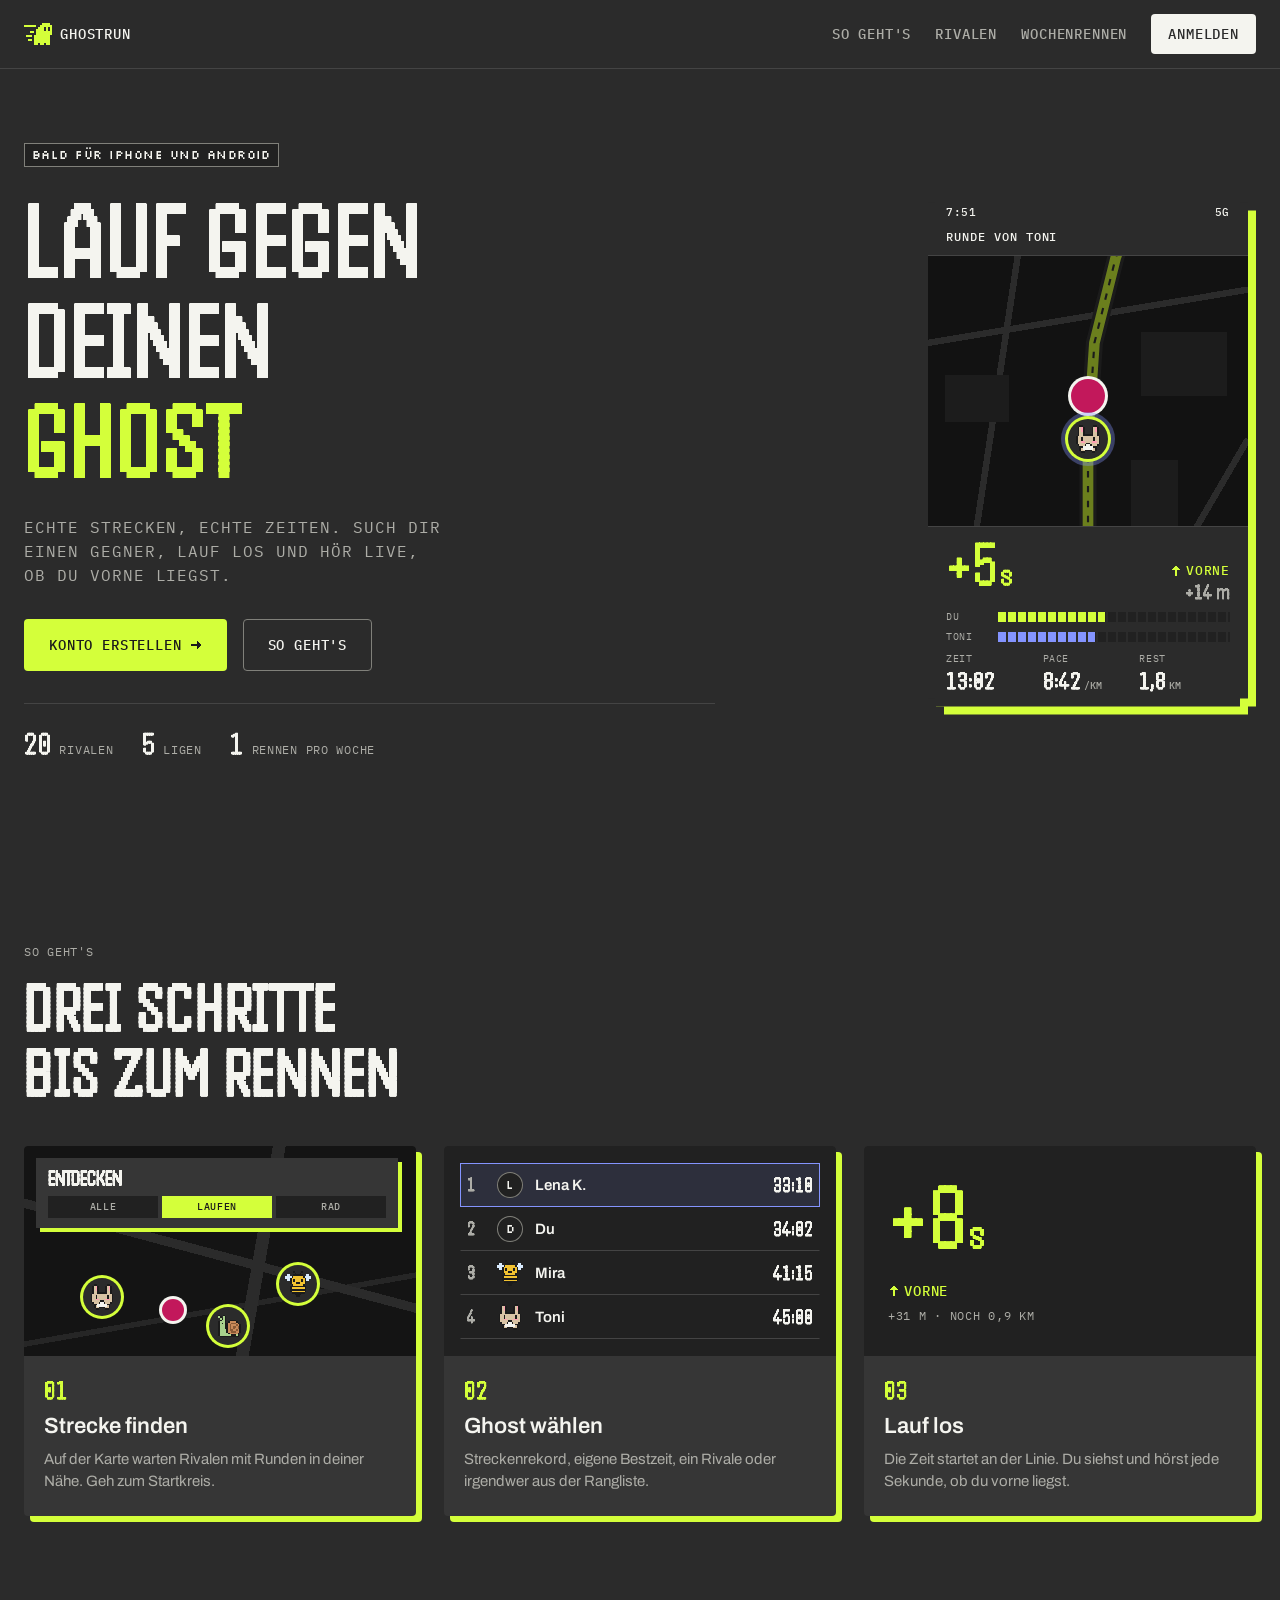
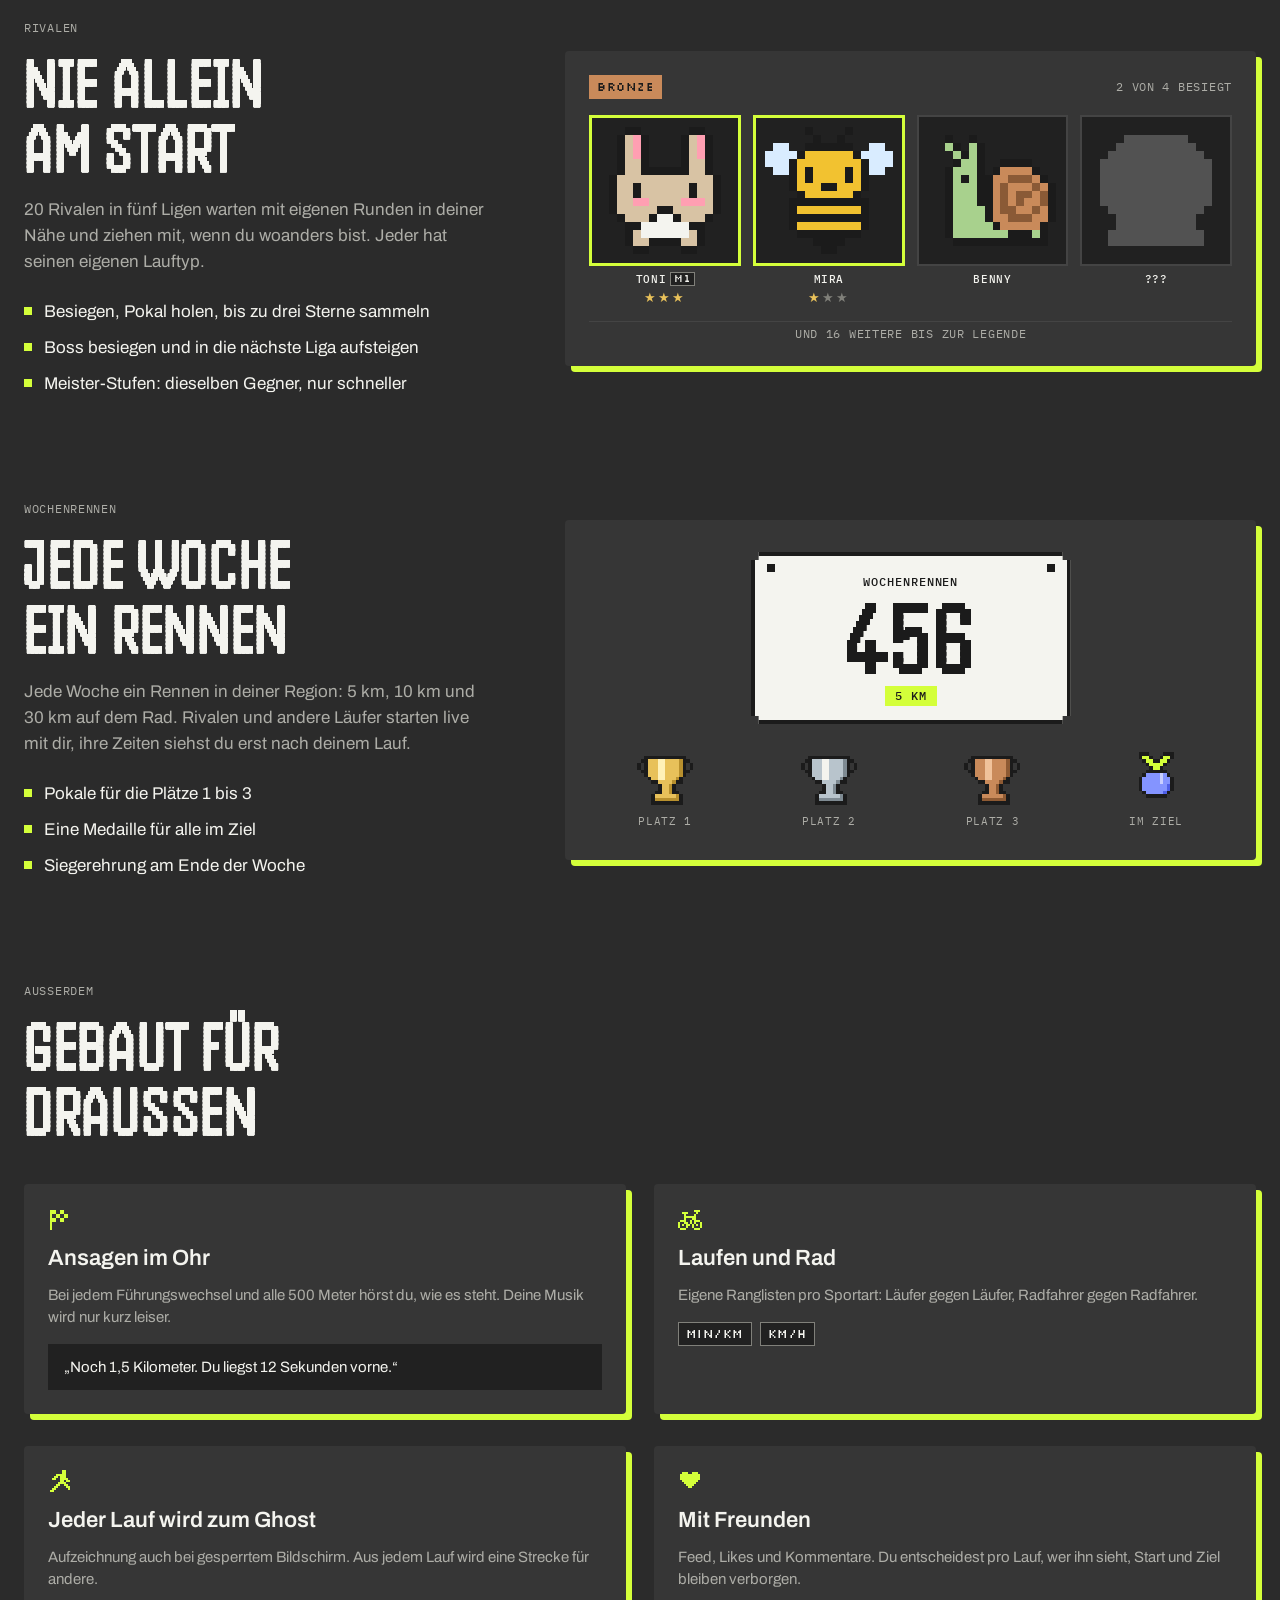
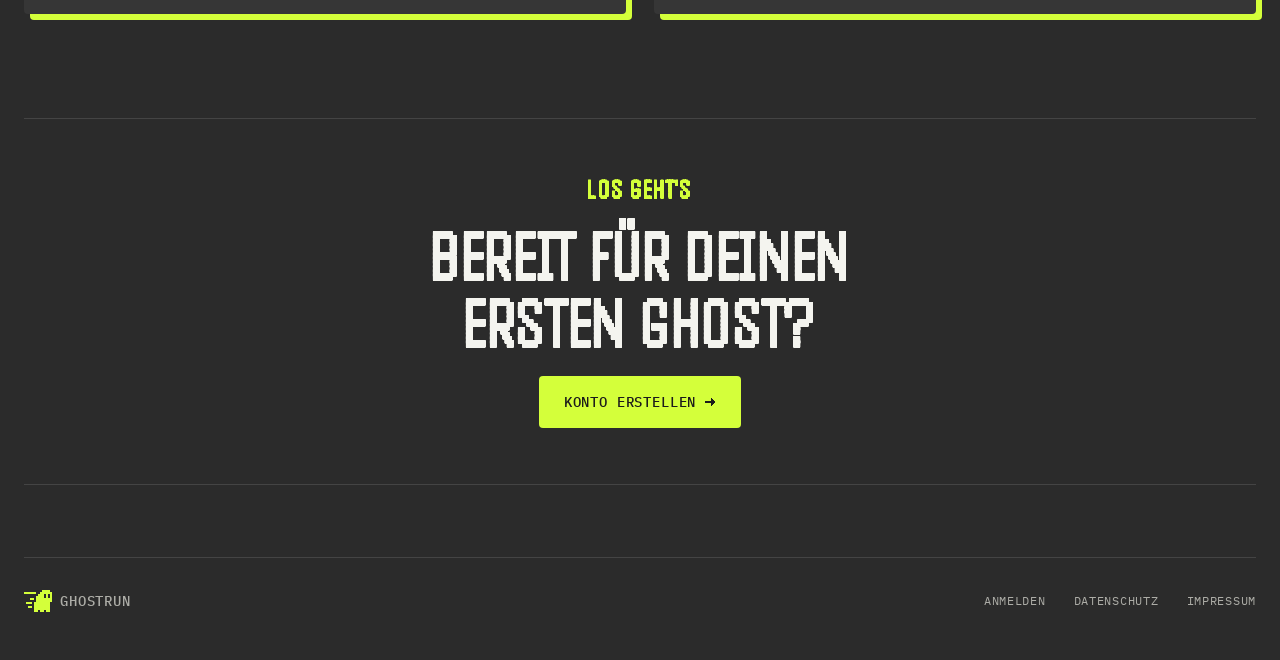
<file: index.html>
<!doctype html>
<html lang="de">
<head>
  <meta charset="utf-8">
  <meta name="viewport" content="width=device-width, initial-scale=1">
  <title>Ghostrun</title>
  <meta name="description" content="Lauf gegen deinen Ghost: echte Strecken, Rivalen in fünf Ligen und jede Woche ein Rennen in deiner Stadt. Ghostrun sagt dir live, ob du vorne liegst.">
  <meta name="theme-color" content="#2b2b2b">
  <meta property="og:title" content="Ghostrun – Lauf gegen deinen Ghost">
  <meta property="og:description" content="Echte Strecken, echte Zeiten, 20 Rivalen und jede Woche ein Rennen. Ghostrun zeigt und sagt dir live, ob du vorne liegst.">
  <meta property="og:image" content="https://ghostrun.de/assets/icon.png">
  <link rel="icon" type="image/png" sizes="32x32" href="/assets/favicon-32.png">
  <link rel="icon" type="image/png" sizes="48x48" href="/assets/favicon-48.png">
  <link rel="icon" type="image/png" sizes="192x192" href="/assets/favicon-192.png">
  <link rel="apple-touch-icon" href="/assets/apple-touch-icon.png">
  <link rel="stylesheet" href="/assets/style.css">
  <link rel="stylesheet" href="/assets/home.css">
</head>
<body>
  <header class="site-header">
    <div class="in">
      <a class="brand" href="/"><svg class="px ghost-logo" viewBox="3 5 14 11" aria-hidden="true"><path d="M12 5h4v1h-4zM3 6h6v1h-6zM11 6h6v1h-6zM10 7h3v1h-3zM14 7h1v1h-1zM16 7h1v1h-1zM9 8h4v1h-4zM14 8h1v1h-1zM16 8h1v1h-1zM6 9h2v1h-2zM9 9h8v1h-8zM9 10h8v1h-8zM4 11h3v1h-3zM8 11h8v1h-8zM8 12h8v1h-8zM5 13h2v1h-2zM8 13h8v1h-8zM8 14h8v1h-8zM8 15h2v1h-2zM11 15h2v1h-2zM14 15h2v1h-2z"/></svg><span>GHOSTRUN</span></a>
      <nav class="nav" aria-label="Hauptnavigation">
        <a href="#so-gehts">So geht's</a>
        <a href="#rivalen">Rivalen</a>
        <a href="#wochenrennen">Wochenrennen</a>
        <a class="btn primary" href="/login/">Anmelden</a>
      </nav>
    </div>
  </header>

  <main class="home">
    <!-- Hero: the race screen as in the app -->
    <section class="hero">
      <div class="hero-copy">
        <span class="pixel-tag">Bald für iPhone und Android</span>
        <h1 class="display">Lauf gegen deinen <span class="hl">Ghost</span></h1>
        <p class="meta lead">Echte Strecken, echte Zeiten. Such dir einen Gegner, lauf los und hör live, ob du vorne liegst.</p>
        <div class="ctas">
          <a class="btn lime" href="/login/#registrieren">Konto erstellen <svg class="px" viewBox="0 0 12 12" aria-hidden="true"><path d="M7 2h1v1h-1zM7 3h2v1h-2zM7 4h3v1h-3zM1 5h10v1h-10zM1 6h10v1h-10zM7 7h3v1h-3zM7 8h2v1h-2zM7 9h1v1h-1z"/></svg></a>
          <a class="btn secondary" href="#so-gehts">So geht's</a>
        </div>
        <ul class="facts label">
          <li><b class="digits">20</b> Rivalen</li>
          <li><b class="digits">5</b> Ligen</li>
          <li><b class="digits">1</b> Rennen pro Woche</li>
        </ul>
      </div>

      <div class="hero-visual" aria-hidden="true">
        <div class="phone">
          <div class="screen">
            <div class="status"><span>7:51</span><span>5G</span></div>
            <div class="appbar">Runde von Toni</div>
            <div class="map">
              <svg viewBox="0 0 300 330" preserveAspectRatio="xMidYMid slice" shape-rendering="crispEdges">
                <rect width="300" height="330" fill="#121212"/>
                <g fill="none" stroke="#2b2b2b" stroke-width="6">
                  <path d="M0 120 L300 70"/><path d="M40 330 L90 0"/><path d="M230 330 L300 210"/>
                </g>
                <g fill="#1c1c1c"><rect x="16" y="150" width="60" height="44"/><rect x="200" y="110" width="80" height="60"/><rect x="190" y="230" width="44" height="70"/></g>
                <!-- Heading up: the way ahead runs straight up -->
                <path d="M150 330 L150 210 L156 120 L176 40 L190 0" fill="none" stroke="#1b1b1b" stroke-width="16" stroke-linejoin="round" shape-rendering="auto"/>
                <path d="M150 330 L150 210 L156 120 L176 40 L190 0" fill="none" stroke="#6b7f1d" stroke-width="10" stroke-linejoin="round" shape-rendering="auto"/>
                <path d="M150 330 L150 210 L156 120 L176 40 L190 0" fill="none" stroke="#1b1b1b" stroke-width="2" stroke-dasharray="6 8" shape-rendering="auto"/>
              </svg>
              <div class="me"></div>
              <div class="ghost"><img src="/assets/rivals/toni.svg" alt=""></div>
            </div>
            <div class="sheet">
              <div class="gap-row">
                <span class="gap">+5<small>s</small></span>
                <span class="gap-side"><b><svg class="px s12" viewBox="0 0 12 12"><path d="M5 1h2v1h-2zM4 2h4v1h-4zM3 3h6v1h-6zM2 4h8v1h-8zM5 5h2v1h-2zM5 6h2v1h-2zM5 7h2v1h-2zM5 8h2v1h-2zM5 9h2v1h-2zM5 10h2v1h-2z"/></svg>Vorne</b><span class="digits">+14 m</span></span>
              </div>
              <div class="bar"><span class="label">Du</span><i style="--v: 46%"></i></div>
              <div class="bar ghost-bar"><span class="label">Toni</span><i style="--v: 42%"></i></div>
              <div class="stats">
                <div><span class="label">Zeit</span><span class="digits">13:02</span></div>
                <div><span class="label">Pace</span><span class="digits">8:42<small>/km</small></span></div>
                <div><span class="label">Rest</span><span class="digits">1,8<small>km</small></span></div>
              </div>
            </div>
          </div>
        </div>
      </div>
    </section>

    <!-- How it works -->
    <section class="section" id="so-gehts">
      <div class="section-head">
        <span class="label">So geht's</span>
        <h2 class="display">Drei Schritte bis zum Rennen</h2>
      </div>
      <div class="steps">
        <article class="tile step">
          <div class="mock map-mock" aria-hidden="true">
            <div class="mini-panel">
              <span class="mini-title">Entdecken</span>
              <span class="mini-segs"><i>Alle</i><i class="on">Laufen</i><i>Rad</i></span>
            </div>
            <span class="pin" style="left: 20%; top: 72%"><img src="/assets/rivals/toni.svg" alt=""></span>
            <span class="pin" style="left: 70%; top: 66%"><img src="/assets/rivals/mira.svg" alt=""></span>
            <span class="pin" style="left: 52%; top: 86%"><img src="/assets/rivals/benny.svg" alt=""></span>
            <span class="you" style="left: 38%; top: 78%"></span>
          </div>
          <div class="text">
            <span class="n">01</span>
            <h3>Strecke finden</h3>
            <p>Auf der Karte warten Rivalen mit Runden in deiner Nähe. Geh zum Startkreis.</p>
          </div>
        </article>

        <article class="tile step">
          <div class="mock board" aria-hidden="true">
            <div class="row pick"><span class="rk">1</span><span class="av">L</span><span class="nm">Lena K.</span><span class="tm">33:10</span></div>
            <div class="row"><span class="rk">2</span><span class="av">D</span><span class="nm">Du</span><span class="tm">34:02</span></div>
            <div class="row"><span class="rk">3</span><img src="/assets/rivals/mira.svg" alt=""><span class="nm">Mira</span><span class="tm">41:15</span></div>
            <div class="row"><span class="rk">4</span><img src="/assets/rivals/toni.svg" alt=""><span class="nm">Toni</span><span class="tm">45:00</span></div>
          </div>
          <div class="text">
            <span class="n">02</span>
            <h3>Ghost wählen</h3>
            <p>Streckenrekord, eigene Bestzeit, ein Rivale oder irgendwer aus der Rangliste.</p>
          </div>
        </article>

        <article class="tile step">
          <div class="mock gapcard" aria-hidden="true">
            <span class="big">+8<small>s</small></span>
            <span class="word"><svg class="px s12" viewBox="0 0 12 12"><path d="M5 1h2v1h-2zM4 2h4v1h-4zM3 3h6v1h-6zM2 4h8v1h-8zM5 5h2v1h-2zM5 6h2v1h-2zM5 7h2v1h-2zM5 8h2v1h-2zM5 9h2v1h-2zM5 10h2v1h-2z"/></svg>Vorne</span>
            <span class="label">+31 m · noch 0,9 km</span>
          </div>
          <div class="text">
            <span class="n">03</span>
            <h3>Lauf los</h3>
            <p>Die Zeit startet an der Linie. Du siehst und hörst jede Sekunde, ob du vorne liegst.</p>
          </div>
        </article>
      </div>
    </section>

    <!-- Rivals -->
    <section class="section split-section" id="rivalen">
      <div class="section-head">
        <span class="label">Rivalen</span>
        <h2 class="display">Nie allein am Start</h2>
        <p class="lead-text">20 Rivalen in fünf Ligen warten mit eigenen Runden in deiner Nähe und ziehen mit, wenn du woanders bist. Jeder hat seinen eigenen Lauftyp.</p>
        <ul class="checks">
          <li>Besiegen, Pokal holen, bis zu drei Sterne sammeln</li>
          <li>Boss besiegen und in die nächste Liga aufsteigen</li>
          <li>Meister-Stufen: dieselben Gegner, nur schneller</li>
        </ul>
      </div>
      <div class="tile collection" aria-hidden="true">
        <div class="coll-head"><span class="badge" style="--c: #C98A5A">Bronze</span><span class="label">2 von 4 besiegt</span></div>
        <div class="grid">
          <figure class="beaten"><span class="frame"><img src="/assets/rivals/toni.svg" alt=""></span><figcaption>Toni <em>M1</em></figcaption><span class="stars">★★★</span></figure>
          <figure class="beaten"><span class="frame"><img src="/assets/rivals/mira.svg" alt=""></span><figcaption>Mira</figcaption><span class="stars">★<i>★★</i></span></figure>
          <figure><span class="frame"><img src="/assets/rivals/benny.svg" alt=""></span><figcaption>Benny</figcaption></figure>
          <figure class="hidden"><span class="frame"><img src="/assets/rivals/hausmeister.svg" alt=""></span><figcaption>???</figcaption></figure>
        </div>
        <p class="coll-note label">Und 16 weitere bis zur Legende</p>
      </div>
    </section>

    <!-- Weekly race -->
    <section class="section split-section" id="wochenrennen">
      <div class="section-head">
        <span class="label">Wochenrennen</span>
        <h2 class="display">Jede Woche ein Rennen</h2>
        <p class="lead-text">Jede Woche ein Rennen in deiner Region: 5 km, 10 km und 30 km auf dem Rad. Rivalen und andere Läufer starten live mit dir, ihre Zeiten siehst du erst nach deinem Lauf.</p>
        <ul class="checks">
          <li>Pokale für die Plätze 1 bis 3</li>
          <li>Eine Medaille für alle im Ziel</li>
          <li>Siegerehrung am Ende der Woche</li>
        </ul>
      </div>
      <div class="tile race-card" aria-hidden="true">
        <div class="bib">
          <span class="bib-race">Wochenrennen</span>
          <span class="bib-no">456</span>
          <span class="bib-cat">5 km</span>
        </div>
        <div class="prizes">
          <figure><img src="/assets/trophies/gold.svg" alt=""><figcaption>Platz 1</figcaption></figure>
          <figure><img src="/assets/trophies/silver.svg" alt=""><figcaption>Platz 2</figcaption></figure>
          <figure><img src="/assets/trophies/bronze.svg" alt=""><figcaption>Platz 3</figcaption></figure>
          <figure><img src="/assets/trophies/finisher.svg" alt=""><figcaption>Im Ziel</figcaption></figure>
        </div>
      </div>
    </section>

    <!-- Features -->
    <section class="section" id="funktionen">
      <div class="section-head">
        <span class="label">Außerdem</span>
        <h2 class="display">Gebaut für draußen</h2>
      </div>
      <div class="features">
        <article class="tile feature">
          <svg class="px" viewBox="0 0 12 12" aria-hidden="true"><path d="M1 1h3v1h-3zM6 1h2v1h-2zM1 2h3v1h-3zM6 2h2v1h-2zM1 3h1v1h-1zM4 3h2v1h-2zM8 3h2v1h-2zM1 4h1v1h-1zM4 4h2v1h-2zM8 4h2v1h-2zM1 5h3v1h-3zM6 5h2v1h-2zM1 6h3v1h-3zM6 6h2v1h-2zM1 7h1v1h-1zM1 8h1v1h-1zM1 9h1v1h-1zM1 10h1v1h-1z"/></svg>
          <h3>Ansagen im Ohr</h3>
          <p>Bei jedem Führungswechsel und alle 500 Meter hörst du, wie es steht. Deine Musik wird nur kurz leiser.</p>
          <div class="quote">„Noch 1,5 Kilometer. Du liegst 12 Sekunden vorne.“</div>
        </article>
        <article class="tile feature">
          <svg class="px" viewBox="0 0 12 12" aria-hidden="true"><path d="M8 1h3v1h-3zM2 2h3v1h-3zM9 2h1v1h-1zM3 3h1v1h-1zM8 3h1v1h-1zM3 4h6v1h-6zM3 5h1v1h-1zM7 5h2v1h-2zM1 6h3v1h-3zM6 6h1v1h-1zM8 6h3v1h-3zM0 7h1v1h-1zM3 7h2v1h-2zM6 7h1v1h-1zM8 7h1v1h-1zM11 7h1v1h-1zM0 8h1v1h-1zM2 8h1v1h-1zM4 8h2v1h-2zM7 8h1v1h-1zM9 8h1v1h-1zM11 8h1v1h-1zM0 9h1v1h-1zM4 9h1v1h-1zM7 9h1v1h-1zM11 9h1v1h-1zM1 10h3v1h-3zM8 10h3v1h-3z"/></svg>
          <h3>Laufen und Rad</h3>
          <p>Eigene Ranglisten pro Sportart: Läufer gegen Läufer, Radfahrer gegen Radfahrer.</p>
          <div class="split"><span>min/km</span><span>km/h</span></div>
        </article>
        <article class="tile feature">
          <svg class="px" viewBox="0 0 12 12" aria-hidden="true"><path d="M7 0h2v1h-2zM7 1h2v1h-2zM4 2h5v1h-5zM3 3h2v1h-2zM6 3h3v1h-3zM2 4h2v1h-2zM6 4h4v1h-4zM6 5h2v1h-2zM9 5h2v1h-2zM5 6h4v1h-4zM4 7h2v1h-2zM8 7h2v1h-2zM3 8h2v1h-2zM9 8h2v1h-2zM2 9h2v1h-2zM10 9h1v1h-1zM1 10h2v1h-2z"/></svg>
          <h3>Jeder Lauf wird zum Ghost</h3>
          <p>Aufzeichnung auch bei gesperrtem Bildschirm. Aus jedem Lauf wird eine Strecke für andere.</p>
        </article>
        <article class="tile feature">
          <svg class="px" viewBox="0 0 12 12" aria-hidden="true"><path d="M2 1h3v1h-3zM7 1h3v1h-3zM1 2h5v1h-5zM6 2h5v1h-5zM1 3h10v1h-10zM1 4h10v1h-10zM2 5h8v1h-8zM3 6h6v1h-6zM4 7h4v1h-4zM5 8h2v1h-2z"/></svg>
          <h3>Mit Freunden</h3>
          <p>Feed, Likes und Kommentare. Du entscheidest pro Lauf, wer ihn sieht, Start und Ziel bleiben verborgen.</p>
        </article>
      </div>
    </section>

    <section class="cta-band">
      <span class="sprint">Los geht's</span>
      <h2 class="display">Bereit für deinen ersten Ghost?</h2>
      <a class="btn lime" href="/login/#registrieren">Konto erstellen <svg class="px" viewBox="0 0 12 12" aria-hidden="true"><path d="M7 2h1v1h-1zM7 3h2v1h-2zM7 4h3v1h-3zM1 5h10v1h-10zM1 6h10v1h-10zM7 7h3v1h-3zM7 8h2v1h-2zM7 9h1v1h-1z"/></svg></a>
    </section>
  </main>

  <footer class="site-footer">
    <a class="brand" href="/"><svg class="px ghost-logo" viewBox="3 5 14 11" aria-hidden="true"><path d="M12 5h4v1h-4zM3 6h6v1h-6zM11 6h6v1h-6zM10 7h3v1h-3zM14 7h1v1h-1zM16 7h1v1h-1zM9 8h4v1h-4zM14 8h1v1h-1zM16 8h1v1h-1zM6 9h2v1h-2zM9 9h8v1h-8zM9 10h8v1h-8zM4 11h3v1h-3zM8 11h8v1h-8zM8 12h8v1h-8zM5 13h2v1h-2zM8 13h8v1h-8zM8 14h8v1h-8zM8 15h2v1h-2zM11 15h2v1h-2zM14 15h2v1h-2z"/></svg><span>GHOSTRUN</span></a>
    <a href="/login/">Anmelden</a>
    <a href="/datenschutz/">Datenschutz</a>
    <a href="/impressum/">Impressum</a>
  </footer>
</body>
</html>
</file>
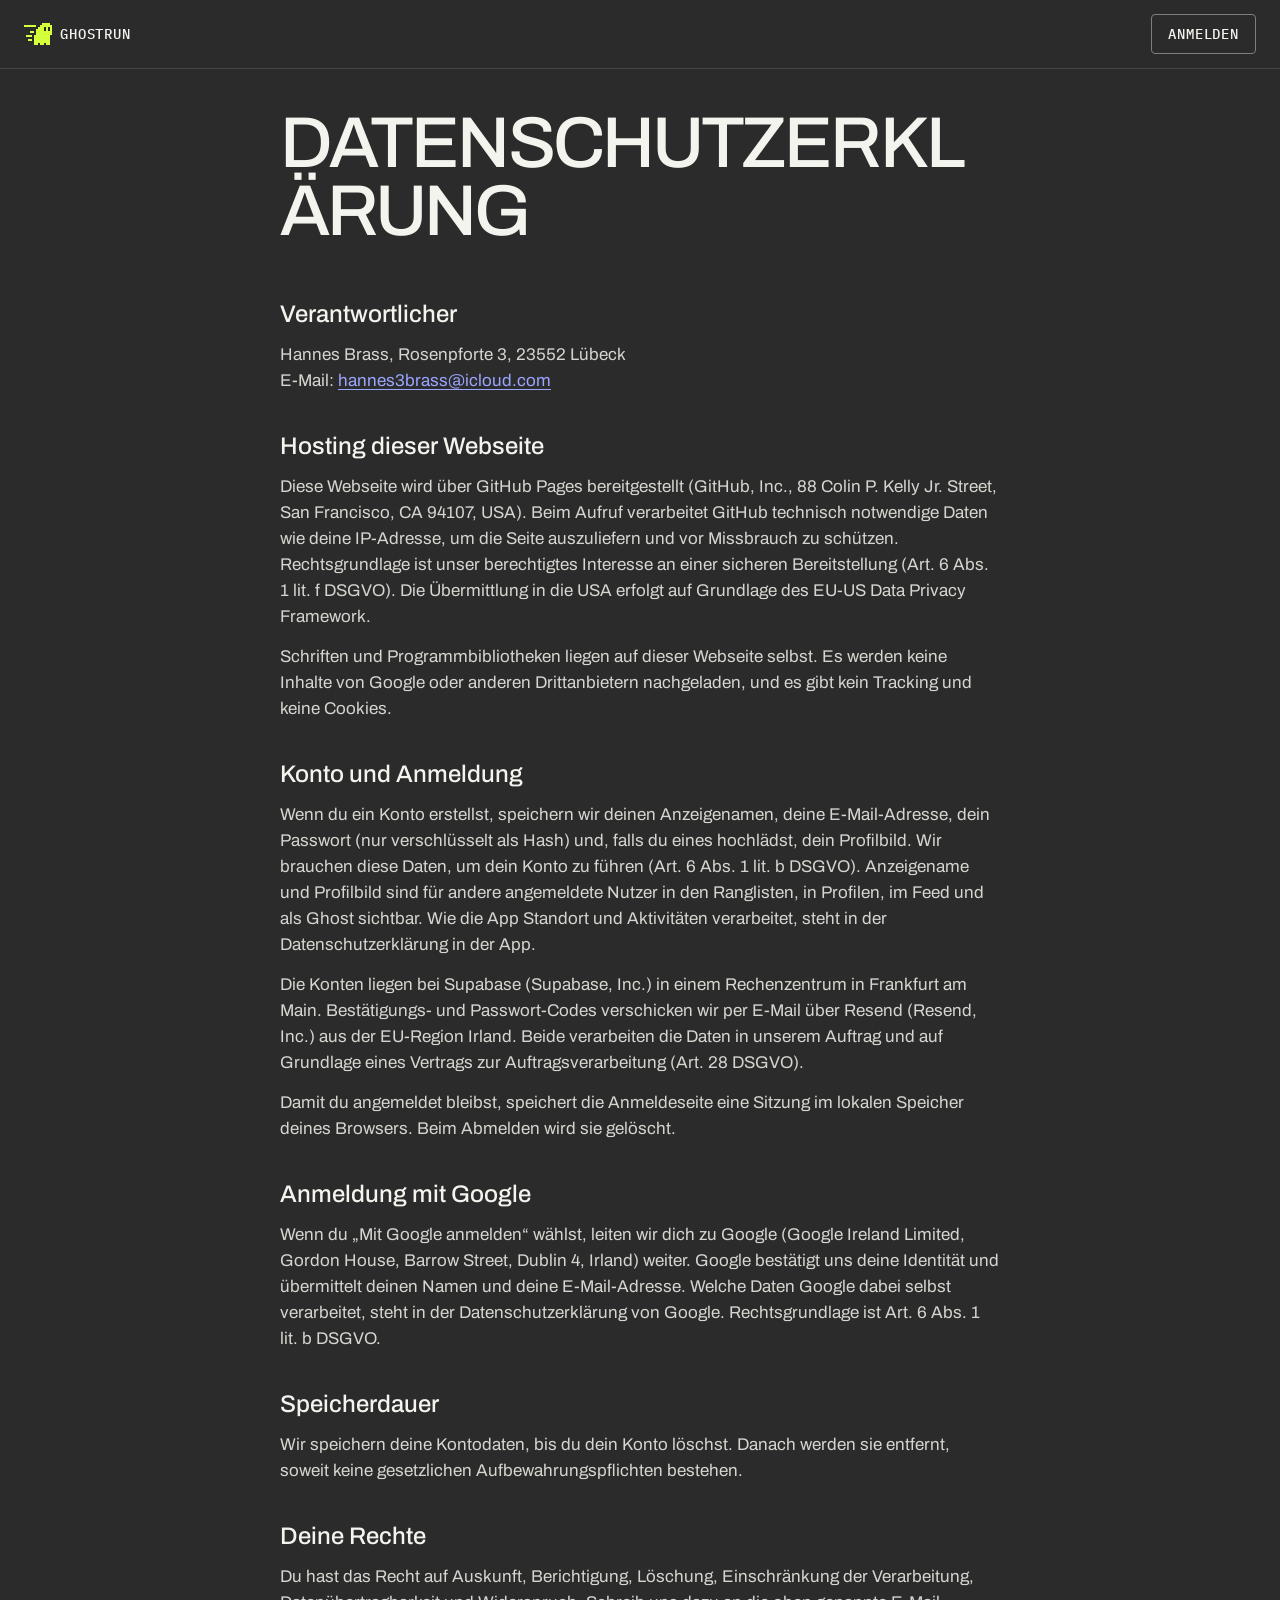
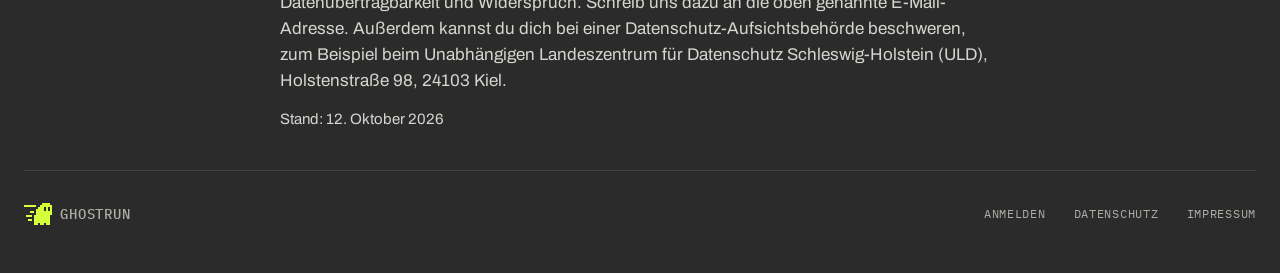
<file: datenschutz/index.html>
<!doctype html>
<html lang="de">
<head>
  <meta charset="utf-8">
  <meta name="viewport" content="width=device-width, initial-scale=1">
  <title>Ghostrun Datenschutz</title>
  <meta name="theme-color" content="#2b2b2b">
  <link rel="icon" type="image/png" sizes="32x32" href="/assets/favicon-32.png">
  <link rel="icon" type="image/png" sizes="48x48" href="/assets/favicon-48.png">
  <link rel="icon" type="image/png" sizes="192x192" href="/assets/favicon-192.png">
  <link rel="apple-touch-icon" href="/assets/apple-touch-icon.png">
  <link rel="stylesheet" href="/assets/style.css">
</head>
<body>
  <header class="site-header">
    <div class="in">
      <a class="brand" href="/"><svg class="px ghost-logo" viewBox="3 5 14 11" aria-hidden="true"><path d="M12 5h4v1h-4zM3 6h6v1h-6zM11 6h6v1h-6zM10 7h3v1h-3zM14 7h1v1h-1zM16 7h1v1h-1zM9 8h4v1h-4zM14 8h1v1h-1zM16 8h1v1h-1zM6 9h2v1h-2zM9 9h8v1h-8zM9 10h8v1h-8zM4 11h3v1h-3zM8 11h8v1h-8zM8 12h8v1h-8zM5 13h2v1h-2zM8 13h8v1h-8zM8 14h8v1h-8zM8 15h2v1h-2zM11 15h2v1h-2zM14 15h2v1h-2z"/></svg><span>GHOSTRUN</span></a>
      <nav class="nav" aria-label="Hauptnavigation"><a class="btn secondary" href="/login/">Anmelden</a></nav>
    </div>
  </header>
  <main class="legal">
      <h1>Datenschutzerklärung</h1>

      <h2>Verantwortlicher</h2>
      <p>
        Hannes Brass, Rosenpforte 3, 23552 Lübeck<br>
        E-Mail: <a href="mailto:hannes3brass@icloud.com">hannes3brass@icloud.com</a>
      </p>

      <h2>Hosting dieser Webseite</h2>
      <p>Diese Webseite wird über GitHub Pages bereitgestellt (GitHub, Inc., 88 Colin P. Kelly Jr. Street, San Francisco, CA 94107, USA). Beim Aufruf verarbeitet GitHub technisch notwendige Daten wie deine IP-Adresse, um die Seite auszuliefern und vor Missbrauch zu schützen. Rechtsgrundlage ist unser berechtigtes Interesse an einer sicheren Bereitstellung (Art. 6 Abs. 1 lit. f DSGVO). Die Übermittlung in die USA erfolgt auf Grundlage des EU-US Data Privacy Framework.</p>
      <p>Schriften und Programmbibliotheken liegen auf dieser Webseite selbst. Es werden keine Inhalte von Google oder anderen Drittanbietern nachgeladen, und es gibt kein Tracking und keine Cookies.</p>

      <h2>Konto und Anmeldung</h2>
      <p>Wenn du ein Konto erstellst, speichern wir deinen Anzeigenamen, deine E-Mail-Adresse, dein Passwort (nur verschlüsselt als Hash) und, falls du eines hochlädst, dein Profilbild. Wir brauchen diese Daten, um dein Konto zu führen (Art. 6 Abs. 1 lit. b DSGVO). Anzeigename und Profilbild sind für andere angemeldete Nutzer in den Ranglisten, in Profilen, im Feed und als Ghost sichtbar. Wie die App Standort und Aktivitäten verarbeitet, steht in der Datenschutzerklärung in der App.</p>
      <p>Die Konten liegen bei Supabase (Supabase, Inc.) in einem Rechenzentrum in Frankfurt am Main. Bestätigungs- und Passwort-Codes verschicken wir per E-Mail über Resend (Resend, Inc.) aus der EU-Region Irland. Beide verarbeiten die Daten in unserem Auftrag und auf Grundlage eines Vertrags zur Auftragsverarbeitung (Art. 28 DSGVO).</p>
      <p>Damit du angemeldet bleibst, speichert die Anmeldeseite eine Sitzung im lokalen Speicher deines Browsers. Beim Abmelden wird sie gelöscht.</p>

      <h2>Anmeldung mit Google</h2>
      <p>Wenn du „Mit Google anmelden“ wählst, leiten wir dich zu Google (Google Ireland Limited, Gordon House, Barrow Street, Dublin 4, Irland) weiter. Google bestätigt uns deine Identität und übermittelt deinen Namen und deine E-Mail-Adresse. Welche Daten Google dabei selbst verarbeitet, steht in der Datenschutzerklärung von Google. Rechtsgrundlage ist Art. 6 Abs. 1 lit. b DSGVO.</p>

      <h2>Speicherdauer</h2>
      <p>Wir speichern deine Kontodaten, bis du dein Konto löschst. Danach werden sie entfernt, soweit keine gesetzlichen Aufbewahrungspflichten bestehen.</p>

      <h2>Deine Rechte</h2>
      <p>Du hast das Recht auf Auskunft, Berichtigung, Löschung, Einschränkung der Verarbeitung, Datenübertragbarkeit und Widerspruch. Schreib uns dazu an die oben genannte E-Mail-Adresse. Außerdem kannst du dich bei einer Datenschutz-Aufsichtsbehörde beschweren, zum Beispiel beim Unabhängigen Landeszentrum für Datenschutz Schleswig-Holstein (ULD), Holstenstraße 98, 24103 Kiel.</p>

      <p class="small muted">Stand: 12. Oktober 2026</p>
    </main>
  <footer class="site-footer">
    <a class="brand" href="/"><svg class="px ghost-logo" viewBox="3 5 14 11" aria-hidden="true"><path d="M12 5h4v1h-4zM3 6h6v1h-6zM11 6h6v1h-6zM10 7h3v1h-3zM14 7h1v1h-1zM16 7h1v1h-1zM9 8h4v1h-4zM14 8h1v1h-1zM16 8h1v1h-1zM6 9h2v1h-2zM9 9h8v1h-8zM9 10h8v1h-8zM4 11h3v1h-3zM8 11h8v1h-8zM8 12h8v1h-8zM5 13h2v1h-2zM8 13h8v1h-8zM8 14h8v1h-8zM8 15h2v1h-2zM11 15h2v1h-2zM14 15h2v1h-2z"/></svg><span>GHOSTRUN</span></a>
    <a href="/login/">Anmelden</a>
    <a href="/datenschutz/">Datenschutz</a>
    <a href="/impressum/">Impressum</a>
  </footer>
</body>
</html>
</file>
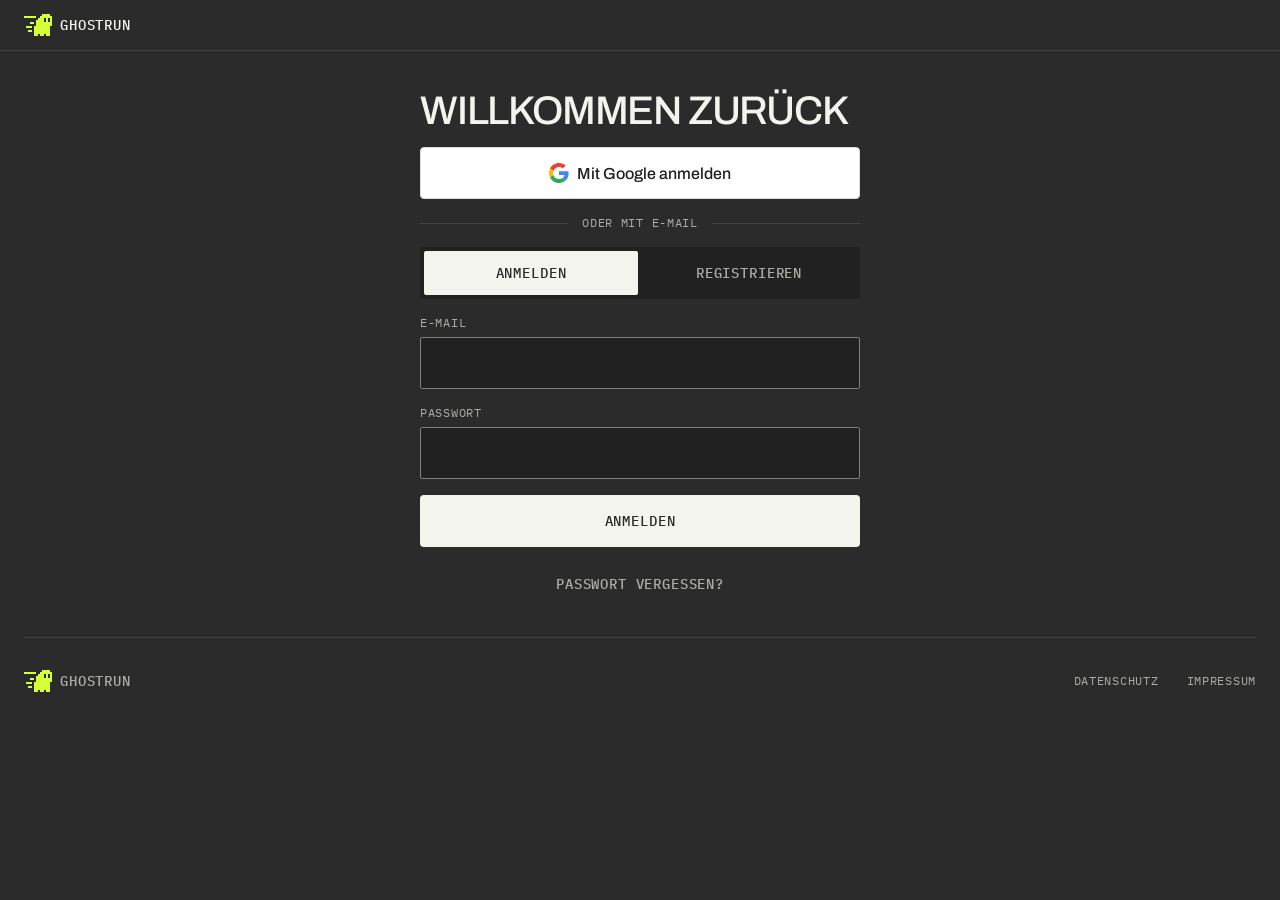
<file: du/index.html>
<!doctype html>
<html lang="de">
<head>
  <meta charset="utf-8">
  <meta name="viewport" content="width=device-width, initial-scale=1">
  <title>Ghostrun · Mein Bereich</title>
  <meta name="robots" content="noindex">
  <meta name="theme-color" content="#2b2b2b">
  <link rel="icon" type="image/png" sizes="32x32" href="/assets/favicon-32.png">
  <link rel="icon" type="image/png" sizes="48x48" href="/assets/favicon-48.png">
  <link rel="icon" type="image/png" sizes="192x192" href="/assets/favicon-192.png">
  <link rel="apple-touch-icon" href="/assets/apple-touch-icon.png">
  <link rel="stylesheet" href="/assets/style.css">
</head>
<body>
  <header class="site-header">
    <div class="in">
      <a class="brand" href="/"><svg class="px ghost-logo" viewBox="3 5 14 11" aria-hidden="true"><path d="M12 5h4v1h-4zM3 6h6v1h-6zM11 6h6v1h-6zM10 7h3v1h-3zM14 7h1v1h-1zM16 7h1v1h-1zM9 8h4v1h-4zM14 8h1v1h-1zM16 8h1v1h-1zM6 9h2v1h-2zM9 9h8v1h-8zM9 10h8v1h-8zM4 11h3v1h-3zM8 11h8v1h-8zM8 12h8v1h-8zM5 13h2v1h-2zM8 13h8v1h-8zM8 14h8v1h-8zM8 15h2v1h-2zM11 15h2v1h-2zM14 15h2v1h-2z"/></svg><span>GHOSTRUN</span></a>
      <nav class="nav" aria-label="Hauptnavigation">
        <a href="/">Startseite</a>
        <button class="btn secondary" type="button" id="signout">Abmelden</button>
      </nav>
    </div>
  </header>

  <main class="page">
    <p class="muted" id="loading" style="padding: 48px 0" aria-live="polite">Einen Moment …</p>
    <p class="error" id="load-error" style="padding: 48px 0" aria-live="assertive"></p>

    <div class="account" id="account" hidden>
      <section class="account-head">
        <span class="label" id="since"></span>
        <h1 id="hello"></h1>
        <p class="muted" id="email"></p>
      </section>

      <section class="stats" aria-label="Deine Zahlen">
        <div class="stat"><span class="label">Distanz</span><span class="value" id="s-distance"></span></div>
        <div class="stat"><span class="label">Aktivitäten</span><span class="value" id="s-count"></span></div>
        <div class="stat"><span class="label">In Bewegung</span><span class="value" id="s-time"></span></div>
        <div class="stat"><span class="label">Rivalen besiegt</span><span class="value" id="s-rivals"></span></div>
      </section>

      <div class="columns">
        <section class="panel">
          <h2>Letzte Aktivitäten</h2>
          <div class="rows" id="activities"></div>
        </section>
        <div class="stack">
          <section class="panel">
            <h2>Bestzeiten auf Strecken</h2>
            <div class="rows" id="bests"></div>
          </section>
          <section class="panel">
            <h2>Rivalen</h2>
            <div class="rows" id="rivals"></div>
          </section>
        </div>
      </div>

      <p class="small muted">Aufzeichnen, Strecken erstellen und Rennen laufen geht in der Ghostrun-App. Die App kommt bald für iPhone und Android.</p>
    </div>
  </main>

  <footer class="site-footer">
    <a class="brand" href="/"><svg class="px ghost-logo" viewBox="3 5 14 11" aria-hidden="true"><path d="M12 5h4v1h-4zM3 6h6v1h-6zM11 6h6v1h-6zM10 7h3v1h-3zM14 7h1v1h-1zM16 7h1v1h-1zM9 8h4v1h-4zM14 8h1v1h-1zM16 8h1v1h-1zM6 9h2v1h-2zM9 9h8v1h-8zM9 10h8v1h-8zM4 11h3v1h-3zM8 11h8v1h-8zM8 12h8v1h-8zM5 13h2v1h-2zM8 13h8v1h-8zM8 14h8v1h-8zM8 15h2v1h-2zM11 15h2v1h-2zM14 15h2v1h-2z"/></svg><span>GHOSTRUN</span></a>
    <a href="/datenschutz/">Datenschutz</a>
    <a href="/impressum/">Impressum</a>
  </footer>
  <script src="/assets/vendor/supabase-2.117.3.js"></script>
  <script src="/assets/client.js"></script>
  <script src="/assets/account.js"></script>
</body>
</html>
</file>
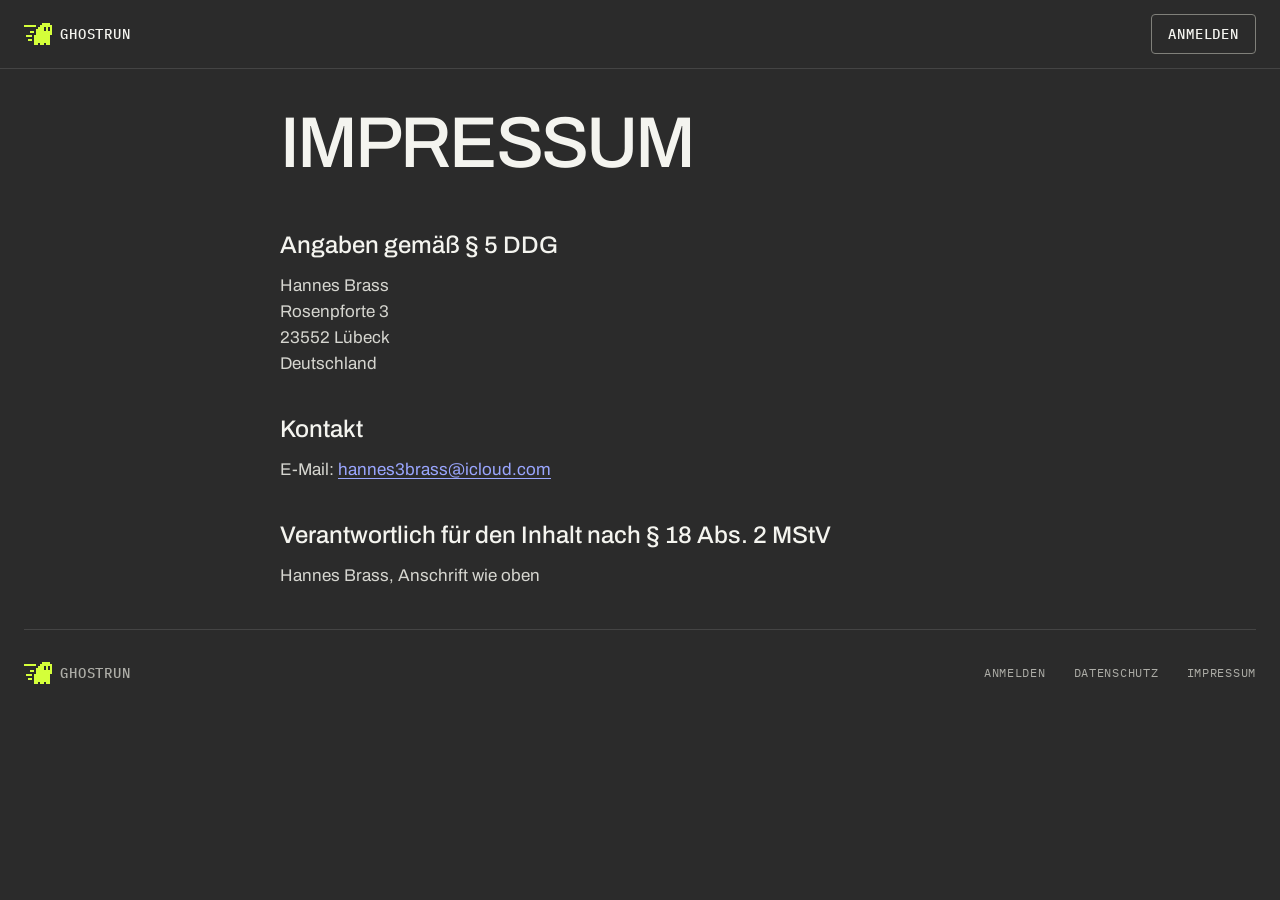
<file: impressum/index.html>
<!doctype html>
<html lang="de">
<head>
  <meta charset="utf-8">
  <meta name="viewport" content="width=device-width, initial-scale=1">
  <title>Ghostrun Impressum</title>
  <meta name="theme-color" content="#2b2b2b">
  <link rel="icon" type="image/png" sizes="32x32" href="/assets/favicon-32.png">
  <link rel="icon" type="image/png" sizes="48x48" href="/assets/favicon-48.png">
  <link rel="icon" type="image/png" sizes="192x192" href="/assets/favicon-192.png">
  <link rel="apple-touch-icon" href="/assets/apple-touch-icon.png">
  <link rel="stylesheet" href="/assets/style.css">
</head>
<body>
  <header class="site-header">
    <div class="in">
      <a class="brand" href="/"><svg class="px ghost-logo" viewBox="3 5 14 11" aria-hidden="true"><path d="M12 5h4v1h-4zM3 6h6v1h-6zM11 6h6v1h-6zM10 7h3v1h-3zM14 7h1v1h-1zM16 7h1v1h-1zM9 8h4v1h-4zM14 8h1v1h-1zM16 8h1v1h-1zM6 9h2v1h-2zM9 9h8v1h-8zM9 10h8v1h-8zM4 11h3v1h-3zM8 11h8v1h-8zM8 12h8v1h-8zM5 13h2v1h-2zM8 13h8v1h-8zM8 14h8v1h-8zM8 15h2v1h-2zM11 15h2v1h-2zM14 15h2v1h-2z"/></svg><span>GHOSTRUN</span></a>
      <nav class="nav" aria-label="Hauptnavigation"><a class="btn secondary" href="/login/">Anmelden</a></nav>
    </div>
  </header>
  <main class="legal">
      <h1>Impressum</h1>

      <h2>Angaben gemäß § 5 DDG</h2>
      <p>
        Hannes Brass<br>
        Rosenpforte 3<br>
        23552 Lübeck<br>
        Deutschland
      </p>

      <h2>Kontakt</h2>
      <p>E-Mail: <a href="mailto:hannes3brass@icloud.com">hannes3brass@icloud.com</a></p>

      <h2>Verantwortlich für den Inhalt nach § 18 Abs. 2 MStV</h2>
      <p>Hannes Brass, Anschrift wie oben</p>
    </main>
  <footer class="site-footer">
    <a class="brand" href="/"><svg class="px ghost-logo" viewBox="3 5 14 11" aria-hidden="true"><path d="M12 5h4v1h-4zM3 6h6v1h-6zM11 6h6v1h-6zM10 7h3v1h-3zM14 7h1v1h-1zM16 7h1v1h-1zM9 8h4v1h-4zM14 8h1v1h-1zM16 8h1v1h-1zM6 9h2v1h-2zM9 9h8v1h-8zM9 10h8v1h-8zM4 11h3v1h-3zM8 11h8v1h-8zM8 12h8v1h-8zM5 13h2v1h-2zM8 13h8v1h-8zM8 14h8v1h-8zM8 15h2v1h-2zM11 15h2v1h-2zM14 15h2v1h-2z"/></svg><span>GHOSTRUN</span></a>
    <a href="/login/">Anmelden</a>
    <a href="/datenschutz/">Datenschutz</a>
    <a href="/impressum/">Impressum</a>
  </footer>
</body>
</html>
</file>
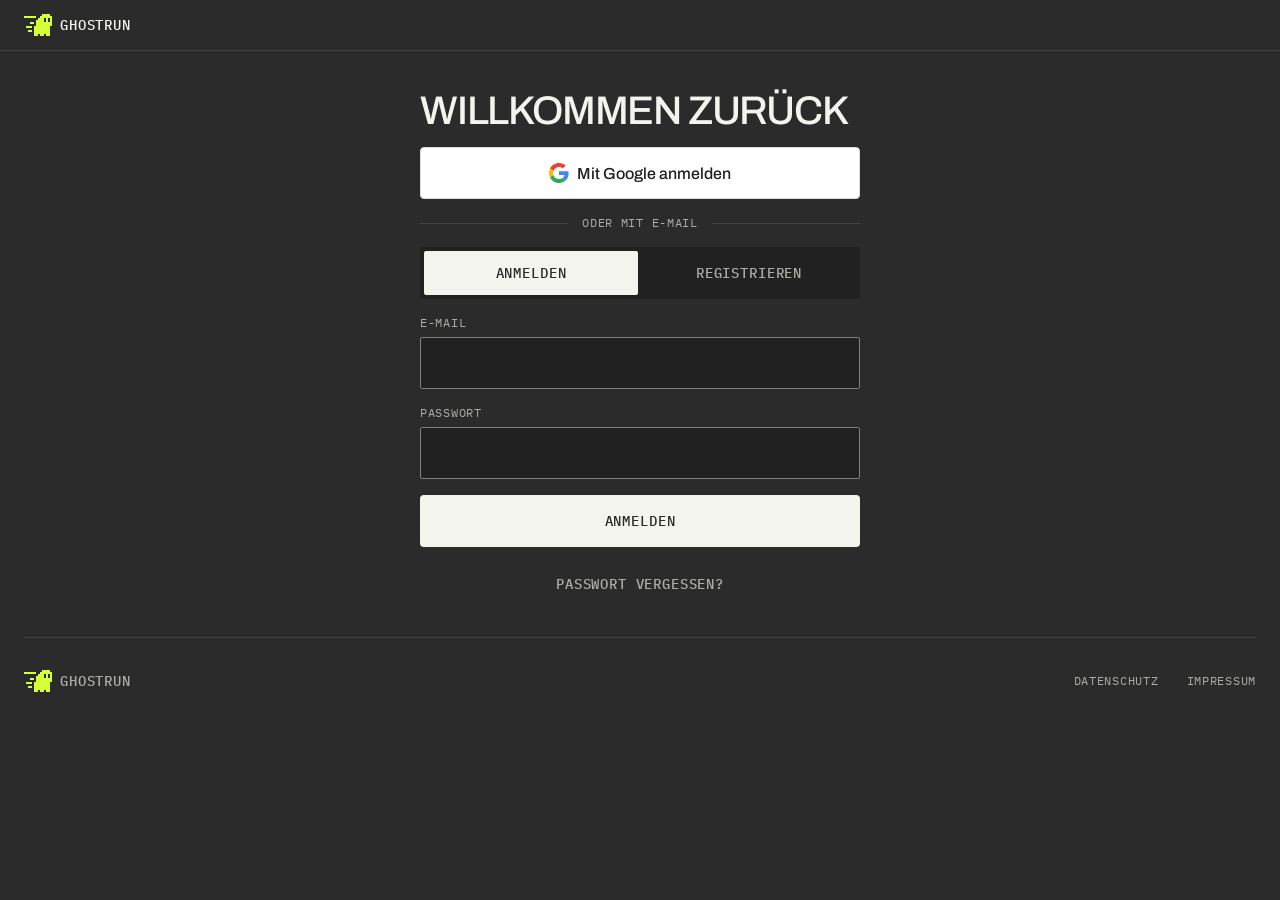
<file: login/index.html>
<!doctype html>
<html lang="de">
<head>
  <meta charset="utf-8">
  <meta name="viewport" content="width=device-width, initial-scale=1">
  <meta name="robots" content="noindex">
  <title>Ghostrun Anmelden</title>
  <meta name="theme-color" content="#2b2b2b">
  <link rel="icon" type="image/png" sizes="32x32" href="/assets/favicon-32.png">
  <link rel="icon" type="image/png" sizes="48x48" href="/assets/favicon-48.png">
  <link rel="icon" type="image/png" sizes="192x192" href="/assets/favicon-192.png">
  <link rel="apple-touch-icon" href="/assets/apple-touch-icon.png">
  <link rel="stylesheet" href="/assets/style.css">
</head>
<body>
  <header class="site-header">
    <div class="in">
      <a class="brand" href="/"><svg class="px ghost-logo" viewBox="3 5 14 11" aria-hidden="true"><path d="M12 5h4v1h-4zM3 6h6v1h-6zM11 6h6v1h-6zM10 7h3v1h-3zM14 7h1v1h-1zM16 7h1v1h-1zM9 8h4v1h-4zM14 8h1v1h-1zM16 8h1v1h-1zM6 9h2v1h-2zM9 9h8v1h-8zM9 10h8v1h-8zM4 11h3v1h-3zM8 11h8v1h-8zM8 12h8v1h-8zM5 13h2v1h-2zM8 13h8v1h-8zM8 14h8v1h-8zM8 15h2v1h-2zM11 15h2v1h-2zM14 15h2v1h-2z"/></svg><span>GHOSTRUN</span></a>
    </div>
  </header>

  <main class="auth">
    <!-- Anmelden / Registrieren -->
    <section id="view-entry" class="stack">
      <h1 id="entry-title">Willkommen zurück</h1>
      <button class="btn google" id="google" type="button">
        <svg viewBox="0 0 48 48" aria-hidden="true"><path fill="#EA4335" d="M24 9.5c3.54 0 6.71 1.22 9.21 3.6l6.85-6.85C35.9 2.38 30.47 0 24 0 14.62 0 6.51 5.38 2.56 13.22l7.98 6.19C12.43 13.72 17.74 9.5 24 9.5z"/><path fill="#4285F4" d="M46.98 24.55c0-1.57-.15-3.09-.38-4.55H24v9.02h12.94c-.58 2.96-2.26 5.48-4.78 7.18l7.73 6c4.51-4.18 7.09-10.36 7.09-17.65z"/><path fill="#FBBC05" d="M10.53 28.59c-.48-1.45-.76-2.99-.76-4.59s.27-3.14.76-4.59l-7.98-6.19C.92 16.46 0 20.12 0 24c0 3.88.92 7.54 2.56 10.78l7.97-6.19z"/><path fill="#34A853" d="M24 48c6.48 0 11.93-2.13 15.89-5.81l-7.73-6c-2.15 1.45-4.92 2.3-8.16 2.3-6.26 0-11.57-4.22-13.47-9.91l-7.98 6.19C6.51 42.62 14.62 48 24 48z"/></svg>
        Mit Google anmelden
      </button>
      <div class="divider">oder mit E-Mail</div>
      <div class="tabs" role="tablist">
        <button type="button" role="tab" id="tab-signin" aria-selected="true">Anmelden</button>
        <button type="button" role="tab" id="tab-signup" aria-selected="false">Registrieren</button>
      </div>

      <form id="form-signin" class="stack" novalidate>
        <div class="field"><label class="label" for="si-email">E-Mail</label><input id="si-email" type="email" autocomplete="username" required></div>
        <div class="field"><label class="label" for="si-password">Passwort</label><input id="si-password" type="password" autocomplete="current-password" required></div>
        <p class="error" role="alert"></p>
        <button class="btn primary" type="submit">Anmelden</button>
        <button class="link" data-go="forgot" type="button">Passwort vergessen?</button>
      </form>

      <form id="form-signup" class="stack" hidden novalidate>
        <div class="field"><label class="label" for="su-name">Anzeigename</label><input id="su-name" autocomplete="nickname" required></div>
        <div class="field"><label class="label" for="su-email">E-Mail</label><input id="su-email" type="email" autocomplete="email" required></div>
        <div class="field"><label class="label" for="su-password">Passwort</label><input id="su-password" type="password" autocomplete="new-password" required></div>
        <p class="small muted">Mindestens 8 Zeichen, mit Buchstaben und Ziffern. Dein Name erscheint in den Ranglisten.</p>
        <p class="error" role="alert"></p>
        <button class="btn primary" type="submit">Konto erstellen</button>
      </form>
      <p class="error" id="oauth-error" role="alert"></p>
    </section>

    <!-- Code eingeben (Registrierung und Passwort-Reset) -->
    <form id="view-code" class="stack" hidden novalidate>
      <h1>Code eingeben</h1>
      <p class="muted" id="code-intro"></p>
      <div class="code" id="code-boxes" role="group" aria-label="Bestätigungscode, 6 Ziffern"></div>
      <p class="error" role="alert"></p>
      <p class="info" aria-live="polite"></p>
      <button class="btn primary" type="submit">Bestätigen</button>
      <button class="link" id="resend" type="button">Code erneut senden</button>
      <p class="small muted" style="text-align:center">Keine E-Mail? Schau auch im Spam-Ordner nach.</p>
      <button class="link" data-go="entry" type="button">Zurück</button>
    </form>

    <!-- Passwort vergessen -->
    <form id="view-forgot" class="stack" hidden novalidate>
      <h1>Passwort vergessen</h1>
      <p class="muted">Gib deine E-Mail-Adresse ein. Wir schicken dir einen Code zum Zurücksetzen.</p>
      <div class="field"><label class="label" for="fp-email">E-Mail</label><input id="fp-email" type="email" autocomplete="email" required></div>
      <p class="error" role="alert"></p>
      <button class="btn primary" type="submit">Code senden</button>
      <button class="link" data-go="entry" type="button">Zurück</button>
    </form>

    <!-- Neues Passwort -->
    <form id="view-newpw" class="stack" hidden novalidate>
      <h1>Neues Passwort</h1>
      <p class="muted">Mindestens 8 Zeichen, mit Buchstaben und Ziffern.</p>
      <div class="field"><label class="label" for="np-password">Neues Passwort</label><input id="np-password" type="password" autocomplete="new-password" required></div>
      <p class="error" role="alert"></p>
      <button class="btn primary" type="submit">Passwort speichern</button>
    </form>

    <!-- Angemeldet -->
    <!-- Lädt -->
    <section id="view-loading" class="stack" aria-live="polite">
      <p class="muted">Einen Moment …</p>
    </section>
  </main>

  <footer class="site-footer">
    <a class="brand" href="/"><svg class="px ghost-logo" viewBox="3 5 14 11" aria-hidden="true"><path d="M12 5h4v1h-4zM3 6h6v1h-6zM11 6h6v1h-6zM10 7h3v1h-3zM14 7h1v1h-1zM16 7h1v1h-1zM9 8h4v1h-4zM14 8h1v1h-1zM16 8h1v1h-1zM6 9h2v1h-2zM9 9h8v1h-8zM9 10h8v1h-8zM4 11h3v1h-3zM8 11h8v1h-8zM8 12h8v1h-8zM5 13h2v1h-2zM8 13h8v1h-8zM8 14h8v1h-8zM8 15h2v1h-2zM11 15h2v1h-2zM14 15h2v1h-2z"/></svg><span>GHOSTRUN</span></a>
    <a href="/datenschutz/">Datenschutz</a>
    <a href="/impressum/">Impressum</a>
  </footer>

  <script src="/assets/vendor/supabase-2.117.3.js"></script>
  <script src="/assets/client.js"></script>
  <script src="/assets/auth.js"></script>
</body>
</html>
</file>
<file: assets/style.css>
/* Ghostrun website in the "Pixelsprint" design system, like the app
   (src/theme/tokens.ts, CLAUDE.md section 11). Dark only.
   Fonts are self-hosted so visitors' IPs never go to Google. */
@font-face { font-family: "Archivo"; src: url("/assets/fonts/Archivo_400Regular.ttf") format("truetype"); font-weight: 400; font-display: swap; }
@font-face { font-family: "Archivo"; src: url("/assets/fonts/Archivo_500Medium.ttf") format("truetype"); font-weight: 500; font-display: swap; }
@font-face { font-family: "Archivo"; src: url("/assets/fonts/Archivo_600SemiBold.ttf") format("truetype"); font-weight: 600; font-display: swap; }
@font-face { font-family: "Archivo"; src: url("/assets/fonts/Archivo_800ExtraBold_Italic.ttf") format("truetype"); font-weight: 800; font-style: italic; font-display: swap; }
@font-face { font-family: "IBM Plex Mono"; src: url("/assets/fonts/IBMPlexMono_400Regular.ttf") format("truetype"); font-weight: 400; font-display: swap; }
@font-face { font-family: "IBM Plex Mono"; src: url("/assets/fonts/IBMPlexMono_500Medium.ttf") format("truetype"); font-weight: 500; font-display: swap; }
@font-face { font-family: "Handjet"; src: url("/assets/fonts/Handjet_500Medium.ttf") format("truetype"); font-weight: 500; font-display: swap; }
@font-face { font-family: "Handjet"; src: url("/assets/fonts/Handjet_600SemiBold.ttf") format("truetype"); font-weight: 600; font-display: swap; }
@font-face { font-family: "Handjet"; src: url("/assets/fonts/Handjet_700Bold.ttf") format("truetype"); font-weight: 700; font-display: swap; }
@font-face { font-family: "Silkscreen"; src: url("/assets/fonts/Silkscreen_400Regular.ttf") format("truetype"); font-weight: 400; font-display: swap; }

:root {
  --ground: #2b2b2b;
  --raised: #363636;
  --sunken: #212121;
  --line: #444444;
  --line-strong: #80807a;
  --ink: #f4f4ef;
  --ink-muted: #adada7;
  --lime: #d4ff3a;
  --on-lime: #1b1b1b;
  --lime-ink: #d4ff3a;
  --periwinkle: #8494ff;
  --periwinkle-ink: #9aa6ff;
  --heat: #ff7a45;
  --heat-ink: #ff8c5a;
  --focus: #d4ff3a;
  --ghost: var(--periwinkle);
  --sans: "Archivo", "Helvetica Neue", Arial, sans-serif;
  --mono: "IBM Plex Mono", ui-monospace, Menlo, monospace;
  --pixel: "Silkscreen", "IBM Plex Mono", monospace;
  --digits: "Handjet", "IBM Plex Mono", monospace;
  --steps: steps(3);
  color-scheme: dark;
}
* { box-sizing: border-box; }
html { scroll-behavior: smooth; }
html, body { margin: 0; background: var(--ground); color: var(--ink); }
body { font: 400 17px/26px var(--sans); padding-inline: 24px; -webkit-font-smoothing: antialiased; }
img, svg { max-width: 100%; }
a { color: inherit; text-underline-offset: 3px; }
h1, h2, h3, p { margin: 0; }
h1, h2 { text-wrap: balance; }
.num, .digits { font-family: var(--digits); }
.label { font: 400 12px/16px var(--mono); letter-spacing: .06em; text-transform: uppercase; color: var(--ink-muted); }
.meta { font: 400 16px/24px var(--mono); letter-spacing: .06em; text-transform: uppercase; color: var(--ink-muted); }
.muted { color: var(--ink-muted); }
.small { font-size: 15px; line-height: 22px; }
[hidden] { display: none !important; }
:focus-visible { outline: 2px solid var(--focus); outline-offset: 2px; }
.px { width: 24px; height: 24px; fill: currentColor; flex: none; shape-rendering: crispEdges; }
.px.s12 { width: 12px; height: 12px; }
.px.s36 { width: 36px; height: 36px; }
.px.s48 { width: 48px; height: 48px; }

/* ---------- Header / footer ---------- */
.site-header {
  position: sticky; top: 0; z-index: 10; margin-inline: -24px; padding: 14px 24px;
  background: var(--ground); border-bottom: 1px solid var(--line);
}
.site-header .in { max-width: 1240px; margin: 0 auto; display: flex; align-items: center; gap: 24px; }
.brand { display: inline-flex; align-items: center; gap: 8px; text-decoration: none; color: var(--ink); }
.brand .px { color: var(--lime); }
/* Your ghost from the app icon instead of the bolt (Hannes 14.10.), 14 x 11 pixels. */
.brand .ghost-logo { width: 28px; height: 22px; }
.brand span { font: 500 14px/18px var(--mono); letter-spacing: .06em; }
.nav { margin-left: auto; display: flex; align-items: center; gap: 24px; font: 500 14px/18px var(--mono); letter-spacing: .06em; text-transform: uppercase; }
.nav a { text-decoration: none; color: var(--ink-muted); }
.nav a:hover { color: var(--ink); }
.nav .btn { min-height: 40px; padding: 0 16px; width: auto; }
@media (max-width: 640px) { .nav a:not(.btn) { display: none; } }

.site-footer {
  max-width: 1240px; margin: 0 auto; padding: 32px 0 48px; border-top: 1px solid var(--line);
  display: flex; flex-wrap: wrap; gap: 12px 28px; align-items: center;
  font: 400 12px/16px var(--mono); letter-spacing: .06em; text-transform: uppercase; color: var(--ink-muted);
}
.site-footer a { color: var(--ink-muted); text-decoration: none; }
.site-footer a:hover { color: var(--ink); }
.site-footer .brand { margin-right: auto; }

/* ---------- Buttons: lifted with a hard pixel shadow, drop back when pressed ---------- */
.btn {
  appearance: none; display: inline-flex; align-items: center; justify-content: center; gap: 8px;
  min-height: 52px; padding: 0 24px; border-radius: 4px; border: 1px solid transparent;
  font: 500 14px/18px var(--mono); letter-spacing: .06em; text-transform: uppercase;
  text-decoration: none; cursor: pointer; width: 100%;
  transition: transform 120ms var(--steps), box-shadow 120ms var(--steps);
}
.btn .px { width: 12px; height: 12px; }
.btn[disabled] { opacity: .4; cursor: default; transform: none; box-shadow: none; }
.btn.primary { background: var(--ink); color: var(--ground); }
.btn.lime { background: var(--lime); color: var(--on-lime); }
.btn.primary:hover, .btn.lime:hover { transform: translate(-2px, -2px); box-shadow: 4px 4px 0 0 var(--lime); }
.btn.lime:hover { box-shadow: 4px 4px 0 0 var(--ink); }
.btn.primary:active, .btn.lime:active { transform: none; box-shadow: none; }
.btn.secondary { background: transparent; color: var(--ink); border-color: var(--line-strong); }
.btn.secondary:hover { border-color: var(--ink); }
.btn.google { background: #FFFFFF; color: #1F1F1F; border-color: #DADCE0; font: 500 16px var(--sans); letter-spacing: 0; text-transform: none; }
.btn.google:hover { background: #F2F2F2; }
.btn.google svg { width: 20px; height: 20px; flex: none; }
.link {
  appearance: none; background: none; border: 0; color: var(--ink-muted); cursor: pointer; padding: 12px 0; align-self: center; text-decoration: none;
  font: 500 14px/18px var(--mono); letter-spacing: .06em; text-transform: uppercase;
}
.link:hover { color: var(--ink); }

/* ---------- Page frame (login, account, legal) ---------- */
.page { max-width: 1240px; margin: 0 auto; }

/* ---------- Auth pages (like the app's auth screens) ---------- */
.auth { max-width: 440px; margin: 0 auto; padding: 40px 0 32px; display: flex; flex-direction: column; gap: 28px; }
.stack { display: flex; flex-direction: column; gap: 16px; }
.auth h1 { font: 500 40px/40px var(--sans); letter-spacing: -.03em; text-transform: uppercase; }
.auth h1 + .muted { font: 400 16px/24px var(--mono); letter-spacing: .06em; text-transform: uppercase; }
.divider { display: flex; align-items: center; gap: 14px; color: var(--ink-muted); font: 400 12px/16px var(--mono); letter-spacing: .06em; text-transform: uppercase; }
.divider::before, .divider::after { content: ""; flex: 1; height: 1px; background: var(--line); }
.tabs { display: grid; grid-template-columns: 1fr 1fr; background: var(--sunken); border-radius: 4px; padding: 4px; gap: 4px; }
.tabs button {
  appearance: none; border: 0; background: none; color: var(--ink-muted); min-height: 44px; border-radius: 2px; cursor: pointer;
  font: 500 14px/18px var(--mono); letter-spacing: .06em; text-transform: uppercase;
}
.tabs button[aria-selected="true"] { background: var(--ink); color: var(--ground); }
.field { display: flex; flex-direction: column; gap: 6px; }
.field input {
  min-height: 52px; padding: 0 16px; border-radius: 2px; border: 1px solid var(--line-strong);
  background: var(--sunken); color: var(--ink); font: 400 17px var(--sans); outline: none; width: 100%;
}
.field input:focus { border-color: var(--focus); box-shadow: 0 0 0 1px var(--focus); }
.error { color: var(--heat-ink); font-size: 15px; line-height: 22px; }
.error:empty { display: none; }
.info { color: var(--ink-muted); font-size: 15px; line-height: 22px; }
.info:empty { display: none; }
.code { display: grid; grid-template-columns: repeat(6, 1fr); gap: 8px; }
.code input {
  min-height: 66px; min-width: 0; text-align: center; border-radius: 2px; border: 1px solid var(--line-strong);
  background: var(--sunken); color: var(--ink); font: 400 36px var(--pixel); outline: none;
}
.code input:focus { border-color: var(--focus); box-shadow: 0 0 0 1px var(--focus); }
.card { background: var(--raised); border-radius: 4px; padding: 20px; display: flex; flex-direction: column; gap: 4px; }
.card strong { font-size: 24px; font-weight: 500; }

/* ---------- Legal pages ---------- */
.legal { max-width: 720px; margin: 0 auto; padding: 40px 0; display: flex; flex-direction: column; gap: 14px; }
.legal h1 { font: 500 clamp(40px, 7vw, 72px)/.95 var(--sans); letter-spacing: -.04em; text-transform: uppercase; margin-bottom: 16px; overflow-wrap: anywhere; hyphens: auto; }
.legal h2 { font: 500 24px/28px var(--sans); margin-top: 24px; }
.legal p, .legal li { color: #d6d6d0; }
.legal a { color: var(--periwinkle-ink); }
.placeholder { background: rgba(255, 122, 69, .16); color: var(--heat-ink); padding: 0 4px; border-radius: 2px; }

/* ---------- Personal page (/du/) ---------- */
.account { padding: 40px 0 72px; display: flex; flex-direction: column; gap: 40px; }
.account-head { display: flex; flex-direction: column; gap: 12px; }
.account-head h1 { font: 500 clamp(40px, 7vw, 72px)/.95 var(--sans); letter-spacing: -.04em; text-transform: uppercase; }
.account-head #email { font: 400 16px/24px var(--mono); letter-spacing: .06em; }
.stats { display: grid; grid-template-columns: repeat(4, 1fr); gap: 16px; }
.stat { background: var(--raised); border-radius: 4px; padding: 16px; display: flex; flex-direction: column; gap: 8px; min-width: 0; }
.stat .value { font: 500 48px/48px var(--digits); }
.stat .value small { font: 500 14px/18px var(--mono); letter-spacing: .06em; text-transform: uppercase; color: var(--ink-muted); margin-left: 6px; }
.columns { display: grid; grid-template-columns: 1.4fr 1fr; gap: 24px; align-items: start; }
.panel { background: var(--raised); border-radius: 4px; padding: 24px; display: flex; flex-direction: column; gap: 12px; min-width: 0; }
.panel h2 { font: 400 12px/16px var(--mono); letter-spacing: .06em; text-transform: uppercase; color: var(--ink-muted); }
.rows { display: flex; flex-direction: column; }
.row { display: flex; justify-content: space-between; align-items: center; gap: 16px; padding: 12px 0; border-top: 1px solid var(--line); }
.row:first-child { border-top: 0; }
.row .main { display: flex; flex-direction: column; gap: 2px; min-width: 0; }
.row .main strong { font-weight: 600; overflow: hidden; text-overflow: ellipsis; white-space: nowrap; }
.row .figures { display: flex; gap: 16px; font: 400 18px/1 var(--pixel); white-space: nowrap; }
.row .figures span small { font: 400 12px/16px var(--mono); text-transform: uppercase; color: var(--ink-muted); margin-left: 4px; }
.empty-note { color: var(--ink-muted); font-size: 15px; }
@media (max-width: 860px) {
  .stats { grid-template-columns: 1fr 1fr; }
  .columns { grid-template-columns: 1fr; }
}
@media (max-width: 480px) {
  .row { flex-direction: column; align-items: flex-start; gap: 8px; }
}
</file>
<file: assets/home.css>
/* Landing page in Pixelsprint (Hannes 14.10.): Handjet headlines, mono labels,
   tiles with the hard lime pixel shadow like the app's feed, mockups of real
   app screens, the rivals as crisp pixel sprites. Only what the app can do. */

.home { max-width: 1240px; margin: 0 auto; }
.display { font: 700 clamp(40px, 5.5vw, 76px)/.92 var(--digits); letter-spacing: .01em; text-transform: uppercase; text-wrap: balance; }
.home img { image-rendering: pixelated; }

/* Stepped 4 px corners, as on the pixel sticker. */
.stepped {
  clip-path: polygon(0 4px, 4px 4px, 4px 0, calc(100% - 4px) 0, calc(100% - 4px) 4px, 100% 4px, 100% calc(100% - 4px), calc(100% - 4px) calc(100% - 4px), calc(100% - 4px) 100%, 4px 100%, 4px calc(100% - 4px), 0 calc(100% - 4px));
}

.pixel-tag {
  display: inline-flex; align-items: center; height: 24px; padding: 0 8px; background: var(--sunken);
  box-shadow: inset 0 0 0 1px var(--line-strong); font: 400 12px/16px var(--pixel); letter-spacing: .04em; text-transform: uppercase;
}

/* ---------- Hero ---------- */
.hero { display: grid; grid-template-columns: minmax(0, 7fr) minmax(0, 5fr); gap: 48px; align-items: center; padding: 72px 0 88px; }
.hero h1 { font-size: clamp(56px, 8.5vw, 120px); margin-top: 24px; max-width: 9ch; }
.hero h1 .hl { color: var(--lime-ink); }
.hero .lead { margin-top: 24px; max-width: 42ch; }
.ctas { display: flex; flex-wrap: wrap; gap: 16px; margin-top: 32px; }
.ctas .btn, .cta-band .btn { width: auto; }
.facts { list-style: none; display: flex; flex-wrap: wrap; gap: 8px 28px; padding: 24px 0 0; margin: 32px 0 0; border-top: 1px solid var(--line); }
.facts li { display: flex; align-items: baseline; gap: 8px; }
.facts b { font: 500 32px/32px var(--digits); color: var(--ink); }

/* The phone: stepped corners, hard lime shadow that follows them. */
.hero-visual { display: flex; justify-content: flex-end; padding-right: 8px; }
.phone { width: min(320px, 100%); filter: drop-shadow(8px 8px 0 var(--lime)); }
.phone .screen {
  background: var(--ground); border: 0; padding-bottom: 12px;
  clip-path: polygon(0 8px, 8px 8px, 8px 0, calc(100% - 8px) 0, calc(100% - 8px) 8px, 100% 8px, 100% calc(100% - 8px), calc(100% - 8px) calc(100% - 8px), calc(100% - 8px) 100%, 8px 100%, 8px calc(100% - 8px), 0 calc(100% - 8px));
}
.phone .status { display: flex; justify-content: space-between; padding: 10px 18px 4px; font: 500 11px/14px var(--mono); letter-spacing: .06em; }
.phone .appbar { padding: 6px 18px 10px; font: 500 12px/16px var(--mono); letter-spacing: .08em; text-transform: uppercase; border-bottom: 1px solid var(--line); }
.phone .map { position: relative; height: 270px; overflow: hidden; }
.phone .map svg { position: absolute; inset: 0; width: 100%; height: 100%; }
.phone .me { position: absolute; left: 50%; top: 52%; width: 34px; height: 34px; margin: -17px 0 0 -17px; border-radius: 50%; background: #c2185b; box-shadow: 0 0 0 3px var(--ink); }
.phone .ghost { position: absolute; left: 50%; top: 68%; width: 40px; height: 40px; margin: -20px 0 0 -20px; border-radius: 50%; background: #2b2b2b; box-shadow: 0 0 0 3px var(--lime), 0 0 0 7px rgba(132, 148, 255, .35); display: grid; place-items: center; }
.phone .ghost img { width: 28px; height: 28px; }
.phone .sheet { padding: 10px 18px 0; border-top: 1px solid var(--line); display: flex; flex-direction: column; gap: 8px; }
.gap-row { display: flex; justify-content: space-between; align-items: flex-end; }
.gap { font: 500 64px/56px var(--digits); color: var(--lime-ink); }
.gap small { font-size: 32px; margin-left: 2px; }
.gap-side { display: flex; flex-direction: column; align-items: flex-end; gap: 2px; }
.gap-side b { display: inline-flex; align-items: center; gap: 4px; font: 500 13px/16px var(--mono); letter-spacing: .06em; text-transform: uppercase; color: var(--lime-ink); }
.gap-side .digits { font-size: 22px; line-height: 22px; color: var(--ink-muted); }

/* Segmented pixel bars, like PixelProgress. */
.bar { display: grid; grid-template-columns: 44px 1fr; align-items: center; gap: 8px; }
.bar .label { font-size: 10px; line-height: 12px; }
.bar i {
  display: block; height: 10px; position: relative;
  background: repeating-linear-gradient(90deg, var(--sunken) 0 8px, transparent 8px 10px);
}
.bar i::after {
  content: ""; position: absolute; inset: 0 auto 0 0; width: var(--v);
  background: repeating-linear-gradient(90deg, var(--lime) 0 8px, transparent 8px 10px);
}
.bar.ghost-bar i::after { background: repeating-linear-gradient(90deg, var(--periwinkle) 0 8px, transparent 8px 10px); }
.phone .stats { display: grid; grid-template-columns: repeat(3, 1fr); gap: 6px; margin-top: 2px; }
.phone .stats div { display: flex; flex-direction: column; gap: 2px; }
.phone .stats .label { font-size: 10px; line-height: 12px; }
.phone .stats .digits { font-size: 26px; line-height: 28px; }
.phone .stats small { font: 500 10px/1 var(--mono); color: var(--ink-muted); margin-left: 3px; text-transform: uppercase; }

/* ---------- Sections ---------- */
.section { padding: 96px 0 8px; }
.section-head { display: flex; flex-direction: column; gap: 16px; max-width: 46ch; margin-bottom: 40px; }
.lead-text { color: var(--ink-muted); }
.checks { list-style: none; margin: 8px 0 0; padding: 0; display: flex; flex-direction: column; gap: 10px; }
.checks li { display: flex; gap: 12px; align-items: baseline; }
.checks li::before { content: ""; flex: none; width: 8px; height: 8px; background: var(--lime); transform: translateY(-2px); }

/* Tiles: raised, 4 px corners, the hard lime pixel shadow of the app's feed. */
.tile { background: var(--raised); border-radius: 4px; box-shadow: 6px 6px 0 0 var(--lime); min-width: 0; }

/* How it works */
.steps { display: grid; grid-template-columns: repeat(3, 1fr); gap: 32px 28px; }
.step { display: flex; flex-direction: column; overflow: hidden; }
.mock { position: relative; height: 210px; background: var(--sunken); overflow: hidden; }
.step .text { padding: 20px 20px 24px; display: flex; flex-direction: column; gap: 8px; }
.step .n { font: 500 28px/28px var(--digits); color: var(--lime-ink); }
.step h3, .feature h3 { font: 600 22px/28px var(--sans); }
.step p, .feature p { color: var(--ink-muted); font-size: 15px; line-height: 22px; }

.map-mock {
  background:
    linear-gradient(15deg, transparent 47%, #2b2b2b 47% 50%, transparent 50%),
    linear-gradient(100deg, transparent 58%, #2b2b2b 58% 61%, transparent 61%),
    linear-gradient(170deg, transparent 70%, #262626 70% 72%, transparent 72%),
    #141414;
}
.mini-panel {
  position: absolute; left: 12px; right: 18px; top: 12px; padding: 10px 12px; background: var(--raised);
  filter: drop-shadow(4px 4px 0 var(--lime)); display: flex; flex-direction: column; gap: 8px;
}
.mini-title { font: 700 22px/20px var(--digits); text-transform: uppercase; }
.mini-segs { display: grid; grid-template-columns: repeat(3, 1fr); gap: 4px; }
.mini-segs i { font: 500 10px/22px var(--mono); font-style: normal; letter-spacing: .06em; text-transform: uppercase; text-align: center; background: var(--sunken); color: var(--ink-muted); }
.mini-segs i.on { background: var(--lime); color: var(--on-lime); }
.pin { position: absolute; width: 38px; height: 38px; margin: -19px 0 0 -19px; border-radius: 50%; background: #2b2b2b; box-shadow: 0 0 0 3px var(--lime); display: grid; place-items: center; }
.pin img { width: 26px; height: 26px; }
.you { position: absolute; width: 22px; height: 22px; margin: -11px 0 0 -11px; border-radius: 50%; background: #c2185b; box-shadow: 0 0 0 3px var(--ink); }

.board { display: flex; flex-direction: column; justify-content: center; padding: 12px 16px; }
.board .row { display: grid; grid-template-columns: 20px 28px 1fr auto; align-items: center; gap: 10px; padding: 8px 6px; border: 1px solid transparent; border-bottom-color: var(--line); }
.board .row.pick { border-color: var(--ghost); background: rgba(132, 148, 255, .12); }
.board .rk { font: 500 20px/1 var(--digits); color: var(--ink-muted); }
.board img { width: 26px; height: 26px; }
.board .av { width: 26px; height: 26px; border-radius: 50%; background: var(--sunken); box-shadow: inset 0 0 0 1px var(--line-strong); display: grid; place-items: center; font: 400 12px/1 var(--pixel); }
.board .nm { font-size: 15px; font-weight: 600; }
.board .tm { font: 500 22px/1 var(--digits); }

.gapcard { display: flex; flex-direction: column; justify-content: center; align-items: flex-start; padding: 0 24px; gap: 8px; }
.gapcard .big { font: 500 96px/80px var(--digits); color: var(--lime-ink); }
.gapcard .big small { font-size: 44px; }
.gapcard .word { display: inline-flex; align-items: center; gap: 4px; font: 500 14px/18px var(--mono); text-transform: uppercase; letter-spacing: .06em; color: var(--lime-ink); }

/* Rivals and weekly race: text and a picture side by side */
.split-section { display: grid; grid-template-columns: minmax(0, 5fr) minmax(0, 7fr); gap: 48px; align-items: center; }
.split-section .section-head { margin-bottom: 0; }

.collection { padding: 24px; display: flex; flex-direction: column; gap: 16px; }
.coll-head { display: flex; justify-content: space-between; align-items: center; }
.badge { display: inline-flex; align-items: center; height: 24px; padding: 0 8px; background: var(--c); color: var(--on-lime); font: 400 12px/16px var(--pixel); letter-spacing: .04em; text-transform: uppercase; }
.grid { display: grid; grid-template-columns: repeat(4, 1fr); gap: 12px; }
.grid figure { margin: 0; display: flex; flex-direction: column; align-items: center; gap: 6px; }
.grid .frame { display: block; width: 100%; aspect-ratio: 1; padding: 12px; background: var(--sunken); box-shadow: inset 0 0 0 2px var(--line); }
.grid .frame img { display: block; width: 100%; height: 100%; }
.grid .beaten .frame { box-shadow: inset 0 0 0 3px var(--lime); }
/* Not yet discovered: the sprite as a silhouette, like the app's collection. */
.grid .hidden .frame img { filter: brightness(0) invert(.32); }
.grid figcaption { font: 500 11px/14px var(--mono); letter-spacing: .06em; text-transform: uppercase; display: flex; gap: 4px; align-items: center; }
.coll-note { text-align: center; padding-top: 4px; border-top: 1px solid var(--line); }
.grid figcaption em { font: 400 10px/14px var(--pixel); font-style: normal; padding: 0 4px; background: var(--sunken); box-shadow: inset 0 0 0 1px var(--line-strong); }
.stars { color: #E8C15A; font-size: 13px; letter-spacing: 2px; line-height: 1; }
.stars i { font-style: normal; color: var(--line-strong); }

.race-card { padding: 32px 24px; display: flex; flex-direction: column; align-items: center; gap: 28px; }
.bib {
  position: relative; width: min(100%, 320px); padding: 22px 20px 18px; background: var(--ink); color: #1b1b1b; text-align: center;
  display: flex; flex-direction: column; gap: 4px;
  clip-path: polygon(0 8px, 8px 8px, 8px 0, calc(100% - 8px) 0, calc(100% - 8px) 8px, 100% 8px, 100% calc(100% - 8px), calc(100% - 8px) calc(100% - 8px), calc(100% - 8px) 100%, 8px 100%, 8px calc(100% - 8px), 0 calc(100% - 8px));
  box-shadow: inset 0 0 0 4px #1b1b1b;
}
.bib::before, .bib::after { content: ""; position: absolute; top: 12px; width: 8px; height: 8px; background: #1b1b1b; }
.bib::before { left: 16px; }
.bib::after { right: 16px; }
.bib-race { font: 500 12px/16px var(--mono); letter-spacing: .08em; text-transform: uppercase; }
.bib-no { font: 700 104px/88px var(--digits); }
.bib-cat { align-self: center; padding: 2px 10px; background: var(--lime); font: 500 12px/16px var(--mono); letter-spacing: .08em; text-transform: uppercase; }
.prizes { display: grid; grid-template-columns: repeat(4, 1fr); gap: 12px; width: 100%; }
.prizes figure { margin: 0; display: flex; flex-direction: column; align-items: center; gap: 6px; }
.prizes img { width: 56px; height: 56px; }
.prizes figcaption { font: 400 11px/14px var(--mono); letter-spacing: .06em; text-transform: uppercase; color: var(--ink-muted); }

/* Features */
.features { display: grid; grid-template-columns: repeat(2, 1fr); gap: 32px 28px; }
.feature { padding: 24px; display: flex; flex-direction: column; gap: 12px; }
.feature > .px { color: var(--lime-ink); }
.feature .quote { margin-top: 4px; padding: 12px 16px; background: var(--sunken); font-size: 15px; line-height: 22px; }
.feature .split { display: flex; gap: 8px; margin-top: 4px; flex-wrap: wrap; }
.feature .split span { font: 400 12px/16px var(--pixel); letter-spacing: .04em; text-transform: uppercase; height: 24px; display: inline-flex; align-items: center; padding: 0 8px; background: var(--sunken); box-shadow: inset 0 0 0 1px var(--line-strong); }

/* Closing call */
.cta-band { margin: 96px 0 72px; padding: 56px 24px; text-align: center; display: flex; flex-direction: column; align-items: center; gap: 20px; border-block: 1px solid var(--line); }
.cta-band .sprint { font: 800 28px/28px var(--digits); letter-spacing: .04em; text-transform: uppercase; color: var(--lime-ink); }
.cta-band .display { font-size: clamp(40px, 6vw, 72px); max-width: 16ch; }

/* ---------- Small screens ---------- */
@media (max-width: 900px) {
  .hero { grid-template-columns: 1fr; gap: 48px; padding-top: 40px; }
  .hero-visual { justify-content: center; padding-right: 8px; }
  .split-section { grid-template-columns: 1fr; gap: 32px; }
  .features { grid-template-columns: 1fr 1fr; gap: 20px; }
}
@media (max-width: 640px) {
  .section { padding-top: 64px; }
  .section-head { gap: 12px; margin-bottom: 24px; }
  .hero { padding: 28px 0 56px; gap: 40px; }
  .hero h1 { font-size: 60px; }
  .hero .lead { margin-top: 16px; font-size: 14px; line-height: 22px; }
  .ctas { margin-top: 24px; }
  .ctas .btn.secondary { display: none; }
  .facts { margin-top: 24px; padding-top: 16px; gap: 6px 20px; }
  .facts b { font-size: 26px; line-height: 26px; }
  .phone { width: 264px; }
  .phone .map { height: 220px; }
  .tile { box-shadow: 4px 4px 0 0 var(--lime); }

  /* The three steps as cards to swipe through. */
  .steps { display: flex; gap: 16px; overflow-x: auto; scroll-snap-type: x mandatory; margin-inline: -24px; padding: 0 24px 12px; scrollbar-width: none; }
  .steps::-webkit-scrollbar { display: none; }
  .steps .step { flex: 0 0 82%; scroll-snap-align: center; }
  .mock { height: 170px; }
  .step .text { padding: 16px 16px 20px; }

  /* Details stay on the big screen. */
  .checks, .feature .quote, .feature .split, .coll-note { display: none; }
  .collection { padding: 16px; gap: 12px; }
  .grid { gap: 8px; }
  .race-card { padding: 24px 16px; gap: 20px; }
  .bib-no { font-size: 80px; line-height: 70px; }
  .prizes img { width: 44px; height: 44px; }

  /* Extras as a compact 2 x 2 grid. */
  .features { gap: 12px; }
  .feature { padding: 16px; gap: 8px; }
  .feature h3 { font-size: 16px; line-height: 20px; }
  .feature p { font-size: 13px; line-height: 19px; }
  .cta-band { margin: 64px 0 48px; padding: 40px 0; }
}
</file>
